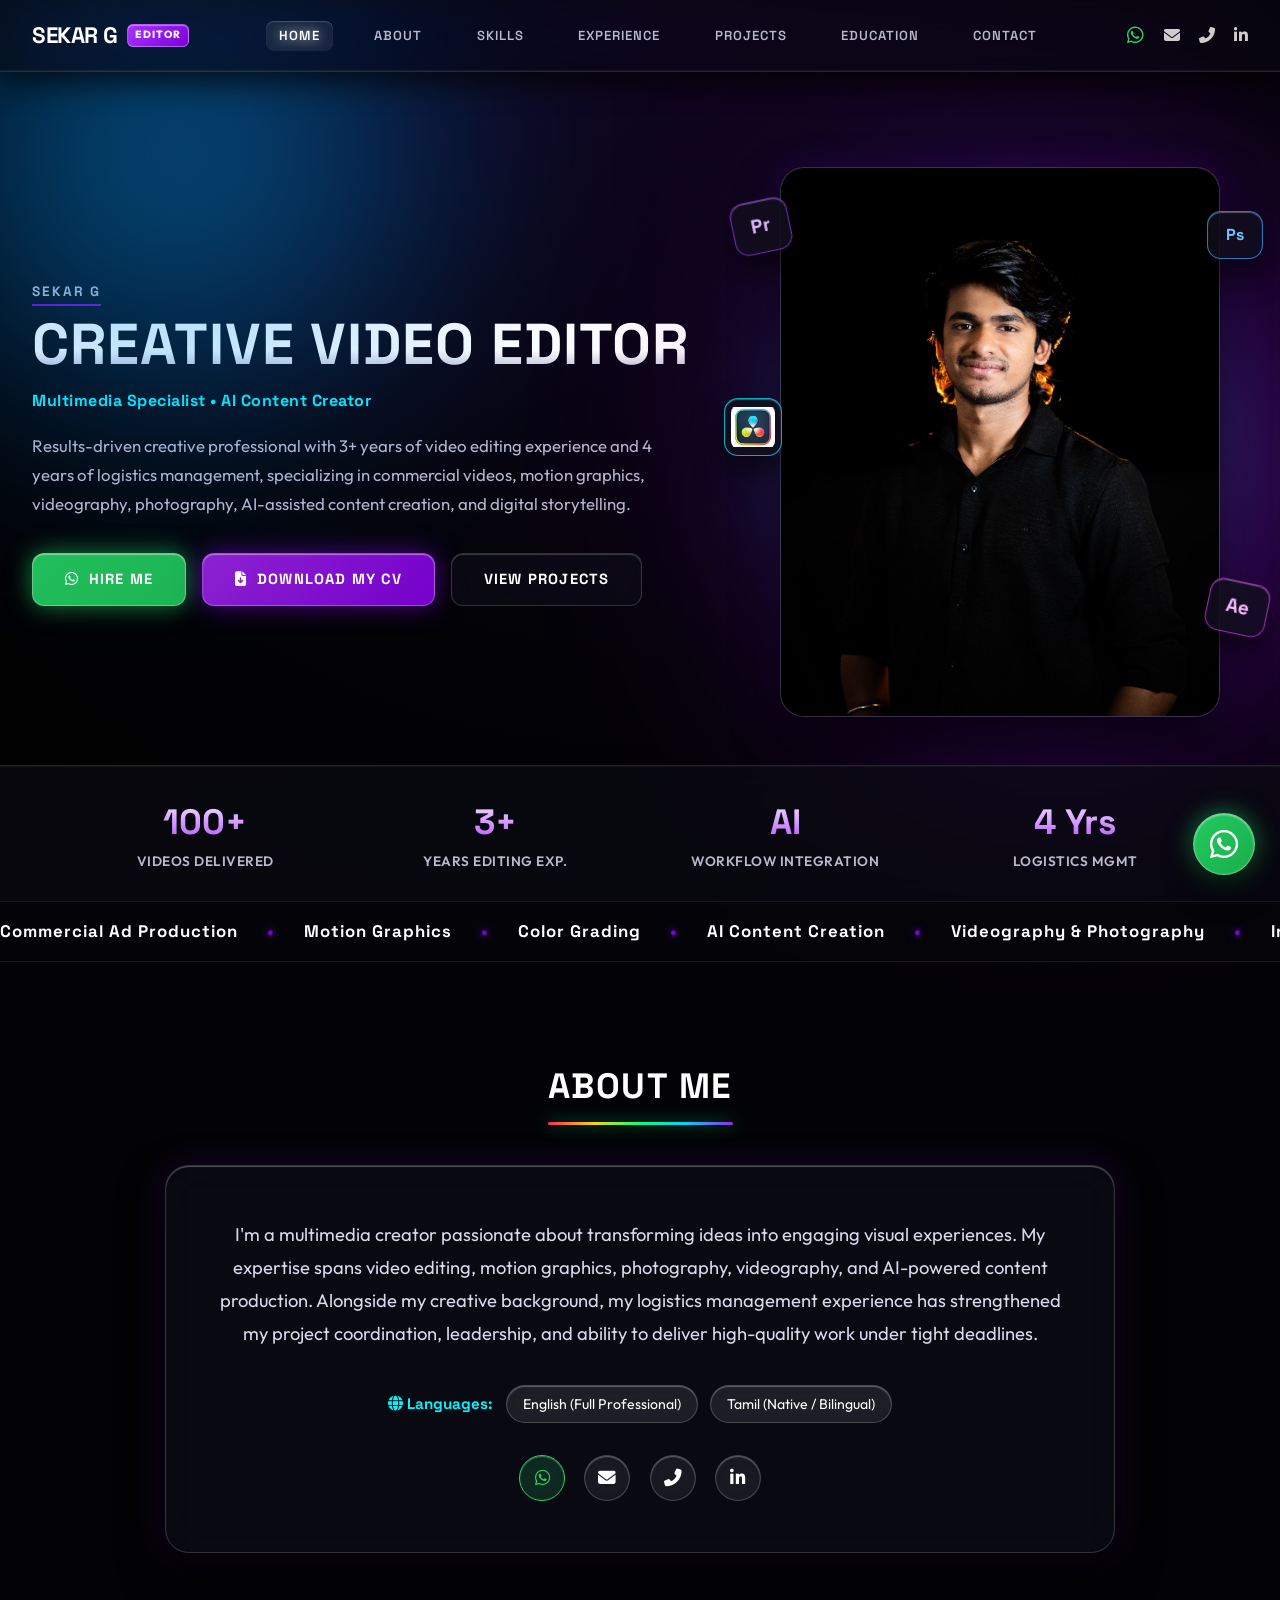
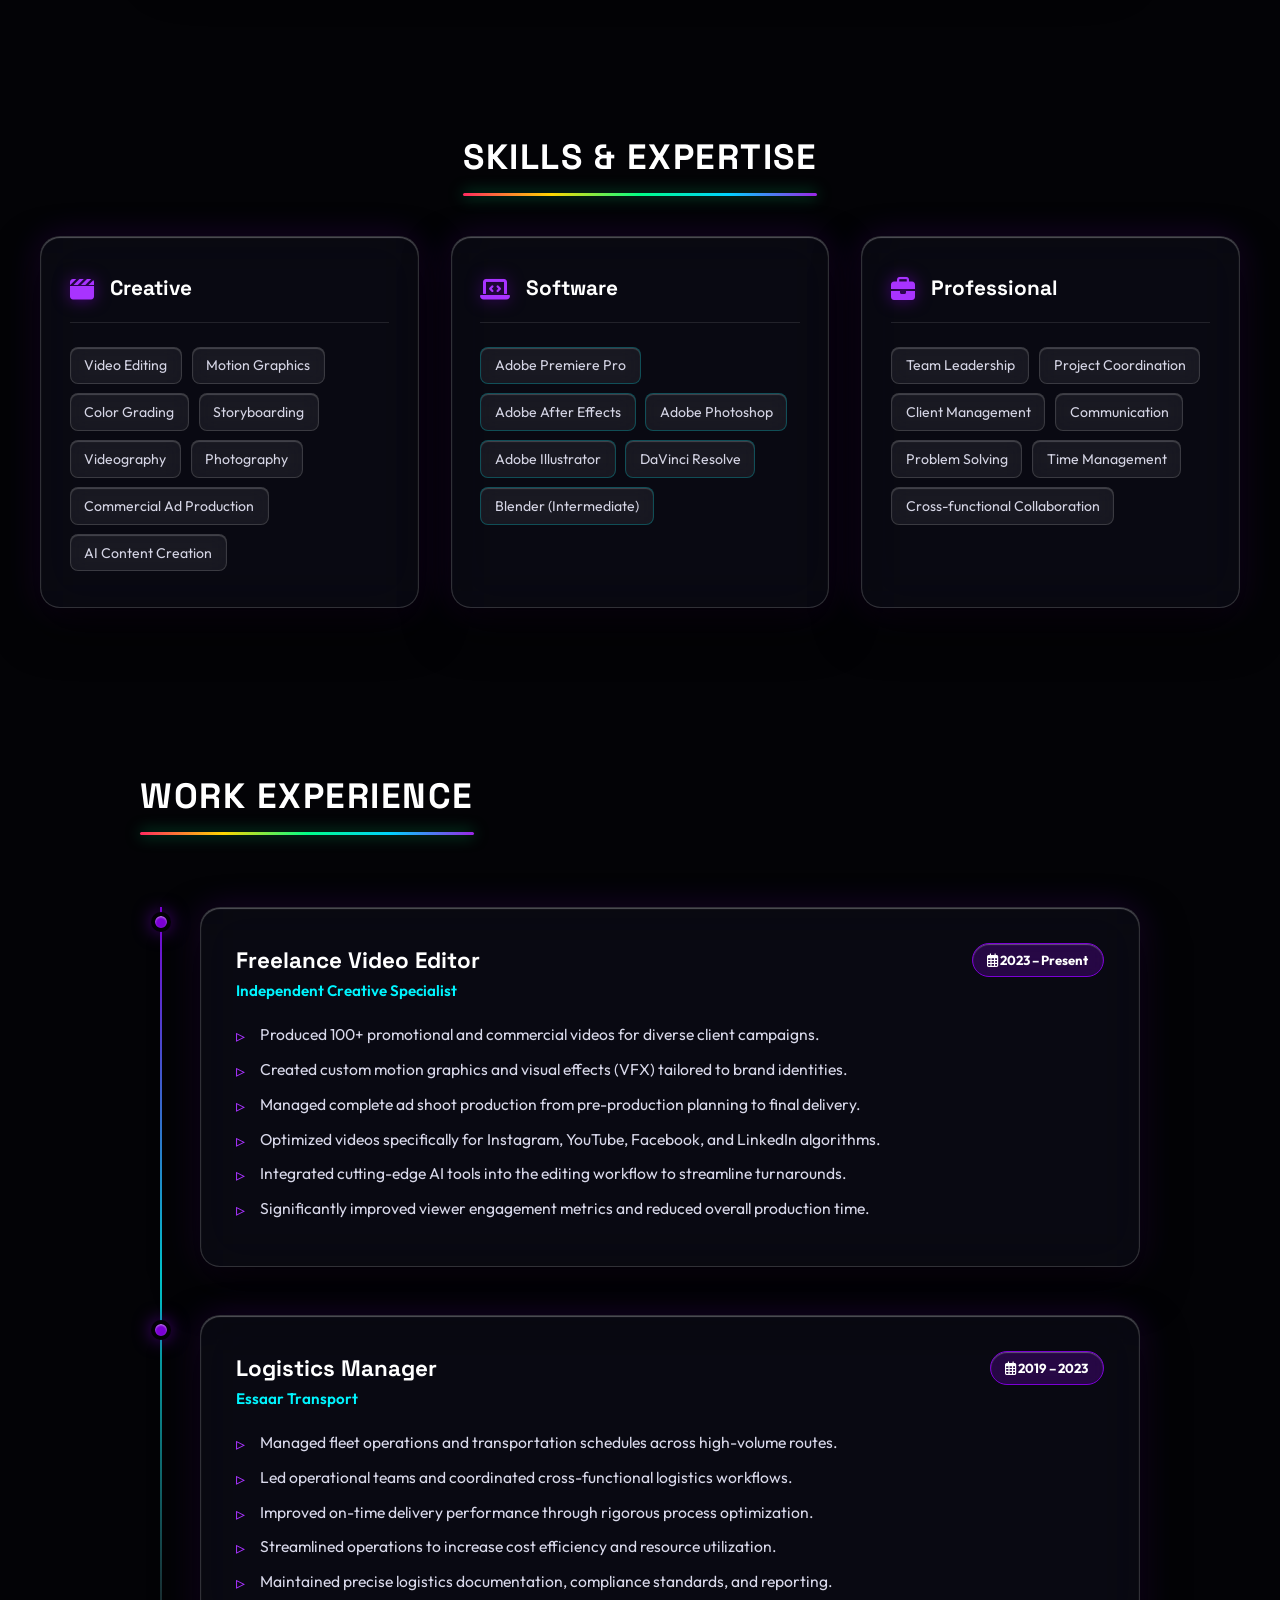
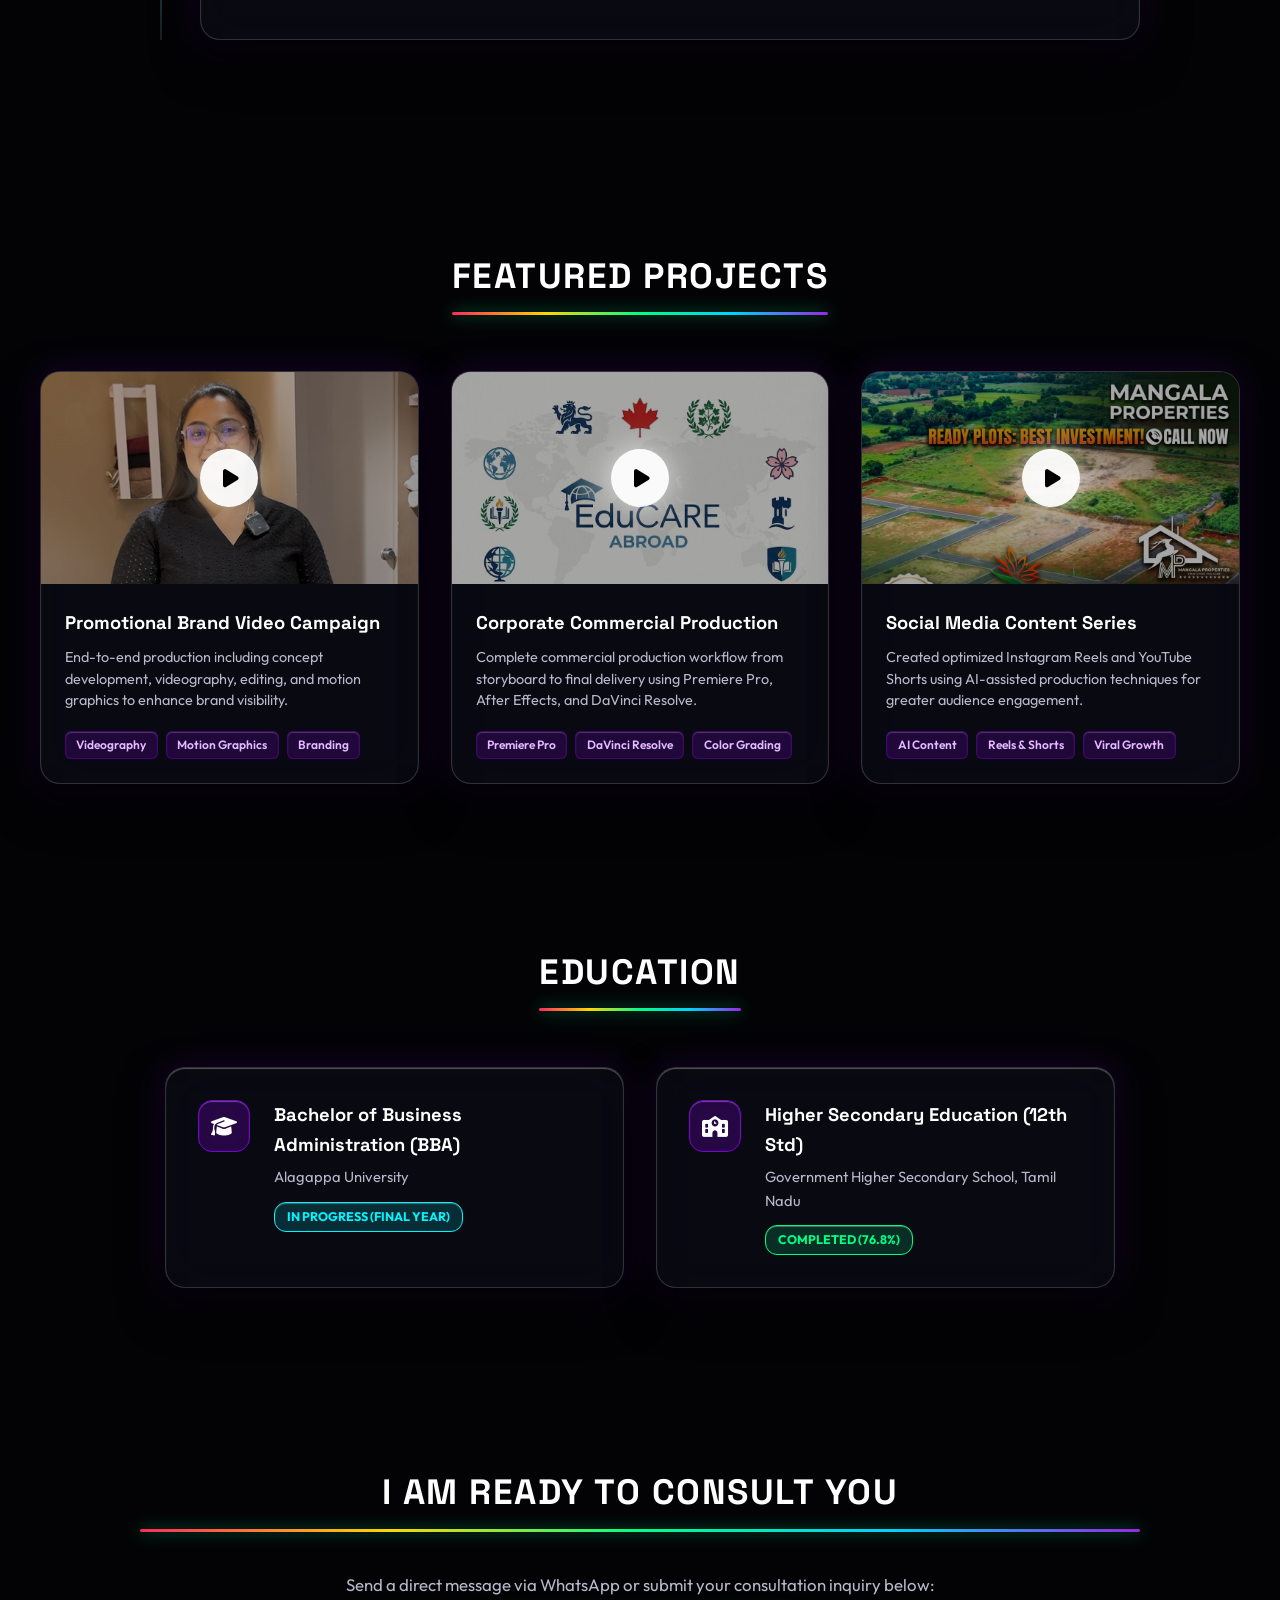
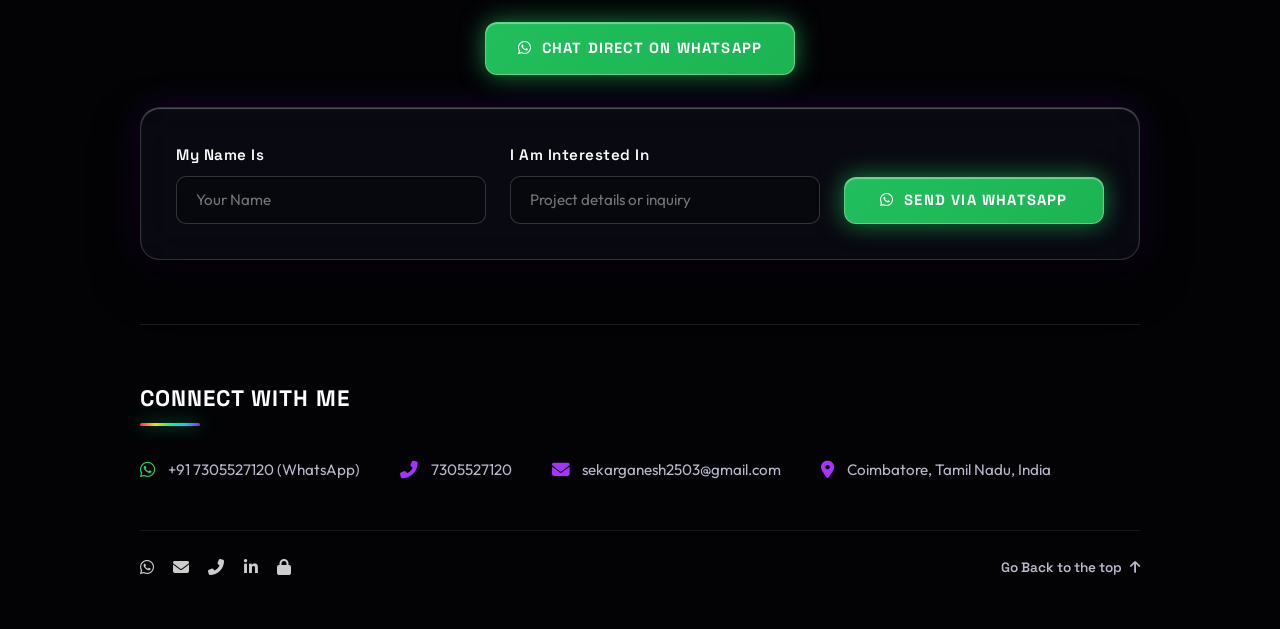
<file: index.html>
<!DOCTYPE html>
<html lang="en">
<head>
    <meta charset="UTF-8">
    <meta name="viewport" content="width=device-width, initial-scale=1.0">
    <meta name="description" content="Sekar G - Creative Video Editor, Multimedia Specialist & AI Content Creator based in Coimbatore, Tamil Nadu, India.">
    <title>Sekar G | Creative Video Editor & Multimedia Specialist</title>

    <!-- Google Fonts -->
    <link rel="preconnect" href="https://fonts.googleapis.com">
    <link rel="preconnect" href="https://fonts.gstatic.com" crossorigin>
    <link href="https://fonts.googleapis.com/css2?family=Outfit:wght@300;400;600;700;800;900&family=Space+Grotesk:wght@500;700&display=swap" rel="stylesheet">

    <!-- FontAwesome for Icons -->
    <link rel="stylesheet" href="https://cdnjs.cloudflare.com/ajax/libs/font-awesome/6.4.0/css/all.min.css">

    <!-- Custom CSS -->
    <link rel="stylesheet" href="style.css">
</head>
<body>

    <!-- Header Navigation -->
    <header class="site-header">
        <div class="header-container">
            <a href="#home" class="logo">
                <span class="logo-text">SEKAR G</span>
                <span class="logo-badge">EDITOR</span>
            </a>

            <nav class="main-nav" id="mainNav">
                <ul class="nav-list">
                    <li><a href="#home" class="nav-link active">HOME</a></li>
                    <li><a href="#about" class="nav-link">ABOUT</a></li>
                    <li><a href="#skills" class="nav-link">SKILLS</a></li>
                    <li><a href="#experience" class="nav-link">EXPERIENCE</a></li>
                    <li><a href="#portfolio" class="nav-link">PROJECTS</a></li>
                    <li><a href="#education" class="nav-link">EDUCATION</a></li>
                    <li><a href="#contact" class="nav-link">CONTACT</a></li>
                </ul>
            </nav>

            <div class="header-socials">
                <a href="https://wa.me/917305527120?text=Hi%20Sekar,%20I'm%20interested%20in%20your%20video%20editing%20services!" target="_blank" title="WhatsApp" aria-label="WhatsApp" class="header-wa"><i class="fab fa-whatsapp"></i></a>
                <a href="mailto:sekarganesh2503@gmail.com" title="Email" aria-label="Email"><i class="fas fa-envelope"></i></a>
                <a href="tel:7305527120" title="Call" aria-label="Phone"><i class="fas fa-phone-alt"></i></a>
                <a href="#" title="LinkedIn" aria-label="LinkedIn"><i class="fab fa-linkedin-in"></i></a>
            </div>

            <button class="mobile-toggle" id="mobileToggle" aria-label="Toggle navigation">
                <i class="fas fa-bars"></i>
            </button>
        </div>
    </header>

    <main>
        <!-- Hero Section -->
        <section id="home" class="hero-section">
            <div class="ambient-glow cyan"></div>
            <div class="ambient-glow purple"></div>

            <div class="hero-container">
                <div class="hero-content">
                    <span class="hero-subtitle">SEKAR G</span>
                    <h1 class="hero-title">CREATIVE<br>VIDEO EDITOR</h1>
                    <p class="hero-tags">
                        <span>Multimedia Specialist</span> • 
                        <span>AI Content Creator</span>
                    </p>
                    <p class="hero-description">
                        Results-driven creative professional with 3+ years of video editing experience and 4 years of logistics management, specializing in commercial videos, motion graphics, videography, photography, AI-assisted content creation, and digital storytelling.
                    </p>
                    <div class="hero-cta-group">
                        <a href="https://wa.me/917305527120?text=Hi%20Sekar,%20I%20want%20to%20hire%20you%20for%20a%20video%20editing%20project!" target="_blank" class="btn btn-whatsapp glow-whatsapp"><i class="fab fa-whatsapp"></i> HIRE ME</a>
                        <a href="Sekar_G_CV.html" target="_blank" class="btn btn-purple glow-btn"><i class="fas fa-file-download"></i> DOWNLOAD MY CV</a>
                        <a href="#portfolio" class="btn btn-outline">VIEW PROJECTS</a>
                    </div>
                </div>

                <div class="hero-image-wrapper">
                    <!-- Ambient aura glow background -->
                    <div class="hero-aura"></div>

                    <!-- Floating Software Badges -->
                    <div class="floating-badge badge-pr">
                        <span>Pr</span>
                    </div>
                    <div class="floating-badge badge-ae">
                        <span>Ae</span>
                    </div>
                    <div class="floating-badge badge-dv">
                        <img src="images/davinci_logo.png" alt="DaVinci Resolve" class="badge-icon-img">
                    </div>
                    <div class="floating-badge badge-ps">
                        <span>Ps</span>
                    </div>

                    <div class="image-frame">
                        <img src="images/sekar_hero.jpg" alt="Sekar G - Creative Video Editor" class="hero-img">
                    </div>
                </div>
            </div>

            <!-- Highlights Stats Bar -->
            <div class="stats-bar">
                <div class="stats-container">
                    <div class="stat-box">
                        <span class="stat-num">100+</span>
                        <span class="stat-label">Videos Delivered</span>
                    </div>
                    <div class="stat-box">
                        <span class="stat-num">3+</span>
                        <span class="stat-label">Years Editing Exp.</span>
                    </div>
                    <div class="stat-box">
                        <span class="stat-num">AI</span>
                        <span class="stat-label">Workflow Integration</span>
                    </div>
                    <div class="stat-box">
                        <span class="stat-num">4 Yrs</span>
                        <span class="stat-label">Logistics Mgmt</span>
                    </div>
                </div>
            </div>

            <!-- Ticker Banner Bar -->
            <div class="services-ticker">
                <div class="ticker-track">
                    <span>Commercial Ad Production</span> <span class="dot">•</span>
                    <span>Motion Graphics</span> <span class="dot">•</span>
                    <span>Color Grading</span> <span class="dot">•</span>
                    <span>AI Content Creation</span> <span class="dot">•</span>
                    <span>Videography & Photography</span> <span class="dot">•</span>
                    <span>Instagram Reels & Shorts</span> <span class="dot">•</span>
                    <span>Commercial Ad Production</span> <span class="dot">•</span>
                    <span>Motion Graphics</span> <span class="dot">•</span>
                    <span>Color Grading</span> <span class="dot">•</span>
                    <span>AI Content Creation</span> <span class="dot">•</span>
                    <span>Videography & Photography</span> <span class="dot">•</span>
                    <span>Instagram Reels & Shorts</span> <span class="dot">•</span>
                </div>
            </div>
        </section>

        <!-- About Me Section -->
        <section id="about" class="about-section">
            <div class="section-container">
                <h2 class="section-title">
                    ABOUT ME
                    <span class="rainbow-line"></span>
                </h2>

                <div class="about-content">
                    <p class="about-text">
                        I'm a multimedia creator passionate about transforming ideas into engaging visual experiences. My expertise spans video editing, motion graphics, photography, videography, and AI-powered content production. Alongside my creative background, my logistics management experience has strengthened my project coordination, leadership, and ability to deliver high-quality work under tight deadlines.
                    </p>

                    <div class="languages-box">
                        <span class="lang-title"><i class="fas fa-globe"></i> Languages:</span>
                        <span class="lang-pill">Tamil (Native)</span>
                        <span class="lang-pill">English (Professional Working Proficiency)</span>
                    </div>

                    <div class="social-links-pills">
                        <a href="https://wa.me/917305527120?text=Hi%20Sekar,%20I'm%20interested%20in%20working%20with%20you!" target="_blank" class="social-pill whatsapp-pill" title="WhatsApp" aria-label="WhatsApp"><i class="fab fa-whatsapp"></i></a>
                        <a href="mailto:sekarganesh2503@gmail.com" class="social-pill" title="Email" aria-label="Email"><i class="fas fa-envelope"></i></a>
                        <a href="tel:7305527120" class="social-pill" title="Phone" aria-label="Phone"><i class="fas fa-phone-alt"></i></a>
                        <a href="#" class="social-pill" title="LinkedIn" aria-label="LinkedIn"><i class="fab fa-linkedin-in"></i></a>
                    </div>
                </div>
            </div>
        </section>

        <!-- Skills Section -->
        <section id="skills" class="skills-section">
            <div class="section-container">
                <h2 class="section-title">
                    SKILLS & EXPERTISE
                    <span class="rainbow-line"></span>
                </h2>

                <div class="skills-grid">
                    <!-- Creative Skills -->
                    <div class="skill-card">
                        <div class="skill-card-header">
                            <i class="fas fa-clapperboard skill-icon"></i>
                            <h3>Creative</h3>
                        </div>
                        <ul class="skill-tags">
                            <li>Video Editing</li>
                            <li>Motion Graphics</li>
                            <li>Color Grading</li>
                            <li>Storyboarding</li>
                            <li>Videography</li>
                            <li>Photography</li>
                            <li>Commercial Ad Production</li>
                            <li>AI Content Creation</li>
                        </ul>
                    </div>

                    <!-- Software Tools -->
                    <div class="skill-card">
                        <div class="skill-card-header">
                            <i class="fas fa-laptop-code skill-icon"></i>
                            <h3>Software</h3>
                        </div>
                        <ul class="skill-tags software-tags">
                            <li>Adobe Premiere Pro</li>
                            <li>Adobe After Effects</li>
                            <li>Adobe Photoshop</li>
                            <li>Adobe Illustrator</li>
                            <li>DaVinci Resolve</li>
                            <li>Blender (Intermediate)</li>
                        </ul>
                    </div>

                    <!-- Professional Skills -->
                    <div class="skill-card">
                        <div class="skill-card-header">
                            <i class="fas fa-briefcase skill-icon"></i>
                            <h3>Professional</h3>
                        </div>
                        <ul class="skill-tags">
                            <li>Team Leadership</li>
                            <li>Project Coordination</li>
                            <li>Client Management</li>
                            <li>Communication</li>
                            <li>Problem Solving</li>
                            <li>Time Management</li>
                            <li>Cross-functional Collaboration</li>
                        </ul>
                    </div>
                </div>
            </div>
        </section>

        <!-- Work Experience Section -->
        <section id="experience" class="experience-section">
            <div class="section-container">
                <h2 class="section-title">
                    WORK EXPERIENCE
                    <span class="rainbow-line"></span>
                </h2>

                <div class="timeline">
                    <!-- Experience 1 -->
                    <div class="timeline-item">
                        <div class="timeline-dot"></div>
                        <div class="timeline-content">
                            <div class="experience-header">
                                <div>
                                    <h3 class="role-title">Freelance Video Editor</h3>
                                    <span class="company-name">Independent Creative Specialist</span>
                                </div>
                                <span class="experience-date"><i class="far fa-calendar-alt"></i> 2023 – Present</span>
                            </div>
                            <ul class="experience-bullets">
                                <li>Produced 100+ promotional and commercial videos for diverse client campaigns.</li>
                                <li>Created custom motion graphics and visual effects (VFX) tailored to brand identities.</li>
                                <li>Managed complete ad shoot production from pre-production planning to final delivery.</li>
                                <li>Optimized videos specifically for Instagram, YouTube, Facebook, and LinkedIn algorithms.</li>
                                <li>Integrated cutting-edge AI tools into the editing workflow to streamline turnarounds.</li>
                                <li>Significantly improved viewer engagement metrics and reduced overall production time.</li>
                            </ul>
                        </div>
                    </div>

                    <!-- Experience 2 -->
                    <div class="timeline-item">
                        <div class="timeline-dot"></div>
                        <div class="timeline-content">
                            <div class="experience-header">
                                <div>
                                    <h3 class="role-title">Logistics Manager</h3>
                                    <span class="company-name">Essaar Transport</span>
                                </div>
                                <span class="experience-date"><i class="far fa-calendar-alt"></i> 2019 – 2023</span>
                            </div>
                            <ul class="experience-bullets">
                                <li>Managed fleet operations and transportation schedules across high-volume routes.</li>
                                <li>Led operational teams and coordinated cross-functional logistics workflows.</li>
                                <li>Improved on-time delivery performance through rigorous process optimization.</li>
                                <li>Streamlined operations to increase cost efficiency and resource utilization.</li>
                                <li>Maintained precise logistics documentation, compliance standards, and reporting.</li>
                            </ul>
                        </div>
                    </div>
                </div>
            </div>
        </section>

        <!-- Featured Projects / Portfolio Section -->
        <section id="portfolio" class="portfolio-section">
            <div class="section-container">
                <h2 class="section-title">
                    FEATURED PROJECTS
                    <span class="rainbow-line"></span>
                </h2>

                <div class="portfolio-grid">
                    <!-- Project Item 1 -->
                    <div class="portfolio-card" data-video="https://www.image2url.com/r2/default/videos/1784548788723-7c016908-e513-4f89-ad75-44e4d64e6591.mp4" data-title="Promotional Brand Video Campaign">
                        <div class="card-thumbnail">
                            <img src="images/cash_cow.jpg" alt="Promotional Brand Video Campaign">
                            <div class="play-overlay">
                                <div class="play-btn">
                                    <i class="fas fa-play"></i>
                                </div>
                            </div>
                        </div>
                        <div class="card-body">
                            <h3 class="card-title">Promotional Brand Video Campaign</h3>
                            <p class="card-desc">End-to-end production including concept development, videography, editing, and motion graphics to enhance brand visibility.</p>
                            <div class="project-tags">
                                <span>Videography</span>
                                <span>Motion Graphics</span>
                                <span>Branding</span>
                            </div>
                        </div>
                    </div>

                    <!-- Project Item 2 -->
                    <div class="portfolio-card" data-video="https://www.image2url.com/r2/default/videos/1784549983984-1db76c15-c28a-44c3-9d0b-99824302991d.mp4" data-title="Corporate Commercial Production">
                        <div class="card-thumbnail">
                            <img src="images/reel.jpg" alt="Corporate Commercial Production">
                            <div class="play-overlay">
                                <div class="play-btn">
                                    <i class="fas fa-play"></i>
                                </div>
                            </div>
                        </div>
                        <div class="card-body">
                            <h3 class="card-title">Corporate Commercial Production</h3>
                            <p class="card-desc">Complete commercial production workflow from storyboard to final delivery using Premiere Pro, After Effects, and DaVinci Resolve.</p>
                            <div class="project-tags">
                                <span>Premiere Pro</span>
                                <span>DaVinci Resolve</span>
                                <span>Color Grading</span>
                            </div>
                        </div>
                    </div>

                    <!-- Project Item 3 -->
                    <div class="portfolio-card" data-video="https://www.image2url.com/r2/default/videos/1784550866798-55c7b65b-470b-41af-b0f1-8b17135f11e8.mp4" data-title="Social Media Content Series">
                        <div class="card-thumbnail">
                            <img src="images/vlog.jpg" alt="Social Media Content Series">
                            <div class="play-overlay">
                                <div class="play-btn">
                                    <i class="fas fa-play"></i>
                                </div>
                            </div>
                        </div>
                        <div class="card-body">
                            <h3 class="card-title">Social Media Content Series</h3>
                            <p class="card-desc">Created optimized Instagram Reels and YouTube Shorts using AI-assisted production techniques for greater audience engagement.</p>
                            <div class="project-tags">
                                <span>AI Content</span>
                                <span>Reels & Shorts</span>
                                <span>Viral Growth</span>
                            </div>
                        </div>
                    </div>
                </div>
            </div>
        </section>

        <!-- Education Section -->
        <section id="education" class="education-section">
            <div class="section-container">
                <h2 class="section-title">
                    EDUCATION
                    <span class="rainbow-line"></span>
                </h2>

                <div class="education-grid">
                    <div class="education-card">
                        <div class="edu-icon"><i class="fas fa-graduation-cap"></i></div>
                        <div class="edu-details">
                            <h3>Bachelor of Business Administration (BBA)</h3>
                            <span class="edu-institution">Alagappa University</span>
                            <span class="edu-status badge-in-progress">In Progress</span>
                        </div>
                    </div>

                    <div class="education-card">
                        <div class="edu-icon"><i class="fas fa-school"></i></div>
                        <div class="edu-details">
                            <h3>Higher Secondary Education</h3>
                            <span class="edu-institution">Corporation Higher Secondary School, Rathinapuri, Coimbatore</span>
                            <span class="edu-status badge-completed">Completed</span>
                        </div>
                    </div>
                </div>
            </div>
        </section>

        <!-- Consultation & Contact Section -->
        <section id="contact" class="consult-section">
            <div class="section-container">
                <h2 class="section-title center-title">
                    I AM READY TO CONSULT YOU
                    <span class="rainbow-line"></span>
                </h2>

                <div class="consult-options-header">
                    <p>Send a direct message via WhatsApp or submit your consultation inquiry below:</p>
                    <a href="https://wa.me/917305527120?text=Hi%20Sekar,%20I'm%20ready%20to%20consult%20you%20about%20a%20video%20editing%20project!" target="_blank" class="btn btn-whatsapp glow-whatsapp consult-wa-btn">
                        <i class="fab fa-whatsapp"></i> Chat Direct on WhatsApp
                    </a>
                </div>

                <form class="consult-form" id="consultForm">
                    <div class="form-row">
                        <div class="form-group">
                            <label for="userName">My Name Is</label>
                            <input type="text" id="userName" name="userName" placeholder="Your Name" required>
                        </div>
                        <div class="form-group">
                            <label for="userInterest">I Am Interested In</label>
                            <input type="text" id="userInterest" name="userInterest" placeholder="Project details or inquiry" required>
                        </div>
                        <div class="form-group btn-group">
                            <button type="submit" class="btn btn-whatsapp btn-send">
                                <i class="fab fa-whatsapp"></i> SEND VIA WHATSAPP
                            </button>
                        </div>
                    </div>
                </form>

                <!-- Toast Notification -->
                <div class="form-toast" id="formToast">
                    <i class="fab fa-whatsapp"></i> Opening WhatsApp to send your message to Sekar G (+91 7305527120)...
                </div>

                <!-- Connect Footer Details -->
                <div class="connect-footer">
                    <h3 class="connect-title">
                        CONNECT WITH ME
                        <span class="rainbow-line short"></span>
                    </h3>

                    <div class="connect-items">
                        <div class="connect-item">
                            <i class="fab fa-whatsapp wa-icon"></i>
                            <a href="https://wa.me/917305527120?text=Hi%20Sekar!" target="_blank">+91 7305527120 (WhatsApp)</a>
                        </div>
                        <div class="connect-item">
                            <i class="fas fa-phone-alt"></i>
                            <a href="tel:7305527120">7305527120</a>
                        </div>
                        <div class="connect-item">
                            <i class="fas fa-envelope"></i>
                            <a href="mailto:sekarganesh2503@gmail.com">sekarganesh2503@gmail.com</a>
                        </div>
                        <div class="connect-item">
                            <i class="fas fa-map-marker-alt"></i>
                            <span>Coimbatore, Tamil Nadu, India</span>
                        </div>
                    </div>

                    <div class="footer-bottom-row">
                        <div class="footer-socials">
                            <a href="https://wa.me/917305527120" target="_blank" aria-label="WhatsApp"><i class="fab fa-whatsapp"></i></a>
                            <a href="mailto:sekarganesh2503@gmail.com" aria-label="Email"><i class="fas fa-envelope"></i></a>
                            <a href="tel:7305527120" aria-label="Phone"><i class="fas fa-phone-alt"></i></a>
                            <a href="#" aria-label="LinkedIn"><i class="fab fa-linkedin-in"></i></a>
                            <a href="admin.html" class="admin-portal-link" title="Admin Dashboard (Encrypted)"><i class="fas fa-lock"></i></a>
                        </div>

                        <a href="#home" class="back-to-top">
                            Go Back to the top <i class="fas fa-arrow-up"></i>
                        </a>
                    </div>
                </div>
            </div>
        </section>
    </main>

    <!-- Floating WhatsApp Widget Button -->
    <a href="https://wa.me/917305527120?text=Hi%20Sekar,%20I%20saw%20your%20portfolio%20and%20want%20to%20connect!" target="_blank" class="floating-wa-btn" title="Chat on WhatsApp">
        <i class="fab fa-whatsapp"></i>
        <span class="wa-tooltip">Chat with Sekar</span>
    </a>

    <!-- Video Modal Player -->
    <div class="video-modal" id="videoModal">
        <div class="video-modal-content">
            <button class="close-modal" id="closeModal" aria-label="Close modal">&times;</button>
            <h3 class="modal-video-title" id="modalVideoTitle">Project Title</h3>
            <div class="video-container">
                <video id="modalVideoPlayer" controls preload="metadata">
                    <source src="" type="video/mp4">
                    Your browser does not support the video tag.
                </video>
            </div>
        </div>
    </div>

    <!-- Custom Script -->
    <script src="main.js"></script>
</body>
</html>
</file>
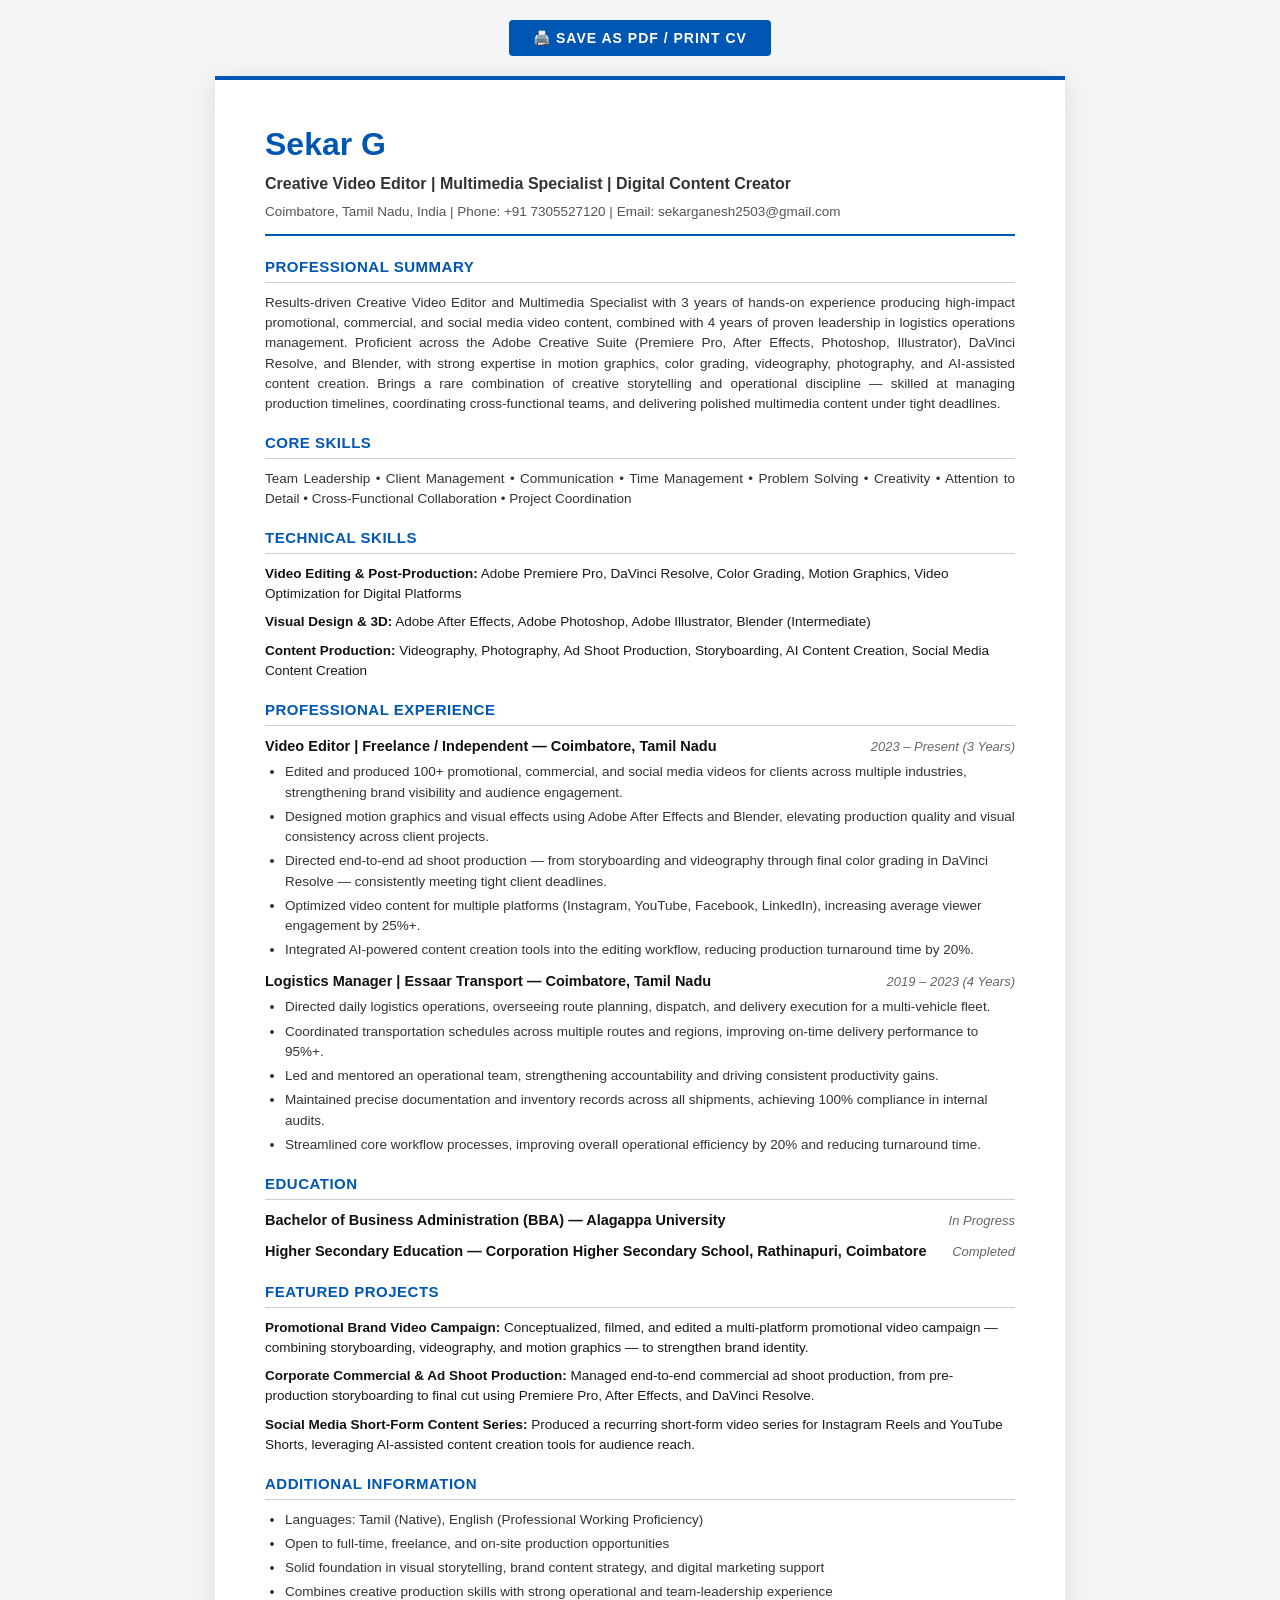
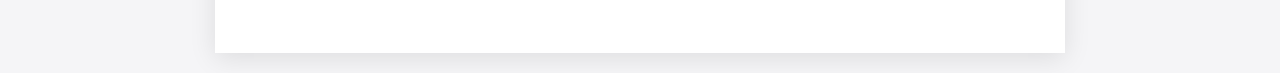
<file: Sekar_G_CV.html>
<!DOCTYPE html>
<html lang="en">
<head>
    <meta charset="UTF-8">
    <meta name="viewport" content="width=device-width, initial-scale=1.0">
    <title>Sekar G - Resume / Curriculum Vitae</title>
    <style>
        * {
            box-sizing: border-box;
            margin: 0;
            padding: 0;
        }
        body {
            font-family: 'Segoe UI', Arial, sans-serif;
            color: #1a1a1a;
            line-height: 1.5;
            background-color: #f5f5f7;
            padding: 20px;
        }
        .cv-page {
            max-width: 850px;
            margin: 0 auto;
            background: #ffffff;
            padding: 40px 50px;
            box-shadow: 0 5px 25px rgba(0,0,0,0.1);
            border-top: 4px solid #0056b3;
        }
        .header {
            border-bottom: 2px solid #0056b3;
            padding-bottom: 12px;
            margin-bottom: 20px;
        }
        .name {
            font-size: 32px;
            font-weight: 800;
            color: #0056b3;
            margin-bottom: 4px;
        }
        .tagline {
            font-size: 16px;
            font-weight: 700;
            color: #333;
            margin-bottom: 6px;
        }
        .contact-info {
            font-size: 13.5px;
            color: #555;
        }
        .contact-info a {
            color: #0056b3;
            text-decoration: none;
        }
        .section-heading {
            font-size: 15px;
            font-weight: 800;
            text-transform: uppercase;
            color: #0056b3;
            letter-spacing: 0.5px;
            border-bottom: 1px solid #ccc;
            padding-bottom: 3px;
            margin-top: 18px;
            margin-bottom: 10px;
        }
        p {
            font-size: 13.5px;
            color: #333;
            text-align: justify;
        }
        ul {
            margin-left: 20px;
            margin-top: 5px;
            margin-bottom: 10px;
        }
        li {
            font-size: 13.5px;
            color: #333;
            margin-bottom: 4px;
        }
        .job-header {
            display: flex;
            justify-content: space-between;
            align-items: baseline;
            margin-top: 10px;
            margin-bottom: 4px;
        }
        .job-title {
            font-size: 14.5px;
            font-weight: 700;
            color: #111;
        }
        .job-date {
            font-size: 13px;
            font-style: italic;
            color: #666;
        }
        .skill-group {
            margin-bottom: 8px;
            font-size: 13.5px;
        }
        .skill-group strong {
            color: #111;
        }
        .print-btn-bar {
            text-align: center;
            margin-bottom: 20px;
        }
        .print-btn {
            background: #0056b3;
            color: white;
            border: none;
            padding: 10px 24px;
            font-size: 14px;
            font-weight: 700;
            border-radius: 4px;
            cursor: pointer;
            text-transform: uppercase;
            letter-spacing: 1px;
        }
        .print-btn:hover {
            background: #004085;
        }
        @media print {
            body {
                background: white;
                padding: 0;
            }
            .cv-page {
                box-shadow: none;
                padding: 0;
            }
            .print-btn-bar {
                display: none;
            }
        }
    </style>
</head>
<body>

    <div class="print-btn-bar">
        <button class="print-btn" onclick="window.print()">🖨️ Save as PDF / Print CV</button>
    </div>

    <div class="cv-page">
        <!-- Header -->
        <div class="header">
            <h1 class="name">Sekar G</h1>
            <div class="tagline">Creative Video Editor | Multimedia Specialist | Digital Content Creator</div>
            <div class="contact-info">
                Coimbatore, Tamil Nadu, India | Phone: +91 7305527120 | Email: sekarganesh2503@gmail.com
            </div>
        </div>

        <!-- Professional Summary -->
        <div class="section-heading">PROFESSIONAL SUMMARY</div>
        <p>
            Results-driven Creative Video Editor and Multimedia Specialist with 3 years of hands-on experience producing high-impact promotional, commercial, and social media video content, combined with 4 years of proven leadership in logistics operations management. Proficient across the Adobe Creative Suite (Premiere Pro, After Effects, Photoshop, Illustrator), DaVinci Resolve, and Blender, with strong expertise in motion graphics, color grading, videography, photography, and AI-assisted content creation. Brings a rare combination of creative storytelling and operational discipline — skilled at managing production timelines, coordinating cross-functional teams, and delivering polished multimedia content under tight deadlines.
        </p>

        <!-- Core Skills -->
        <div class="section-heading">CORE SKILLS</div>
        <p>
            Team Leadership • Client Management • Communication • Time Management • Problem Solving • Creativity • Attention to Detail • Cross-Functional Collaboration • Project Coordination
        </p>

        <!-- Technical Skills -->
        <div class="section-heading">TECHNICAL SKILLS</div>
        <div class="skill-group">
            <strong>Video Editing & Post-Production:</strong> Adobe Premiere Pro, DaVinci Resolve, Color Grading, Motion Graphics, Video Optimization for Digital Platforms
        </div>
        <div class="skill-group">
            <strong>Visual Design & 3D:</strong> Adobe After Effects, Adobe Photoshop, Adobe Illustrator, Blender (Intermediate)
        </div>
        <div class="skill-group">
            <strong>Content Production:</strong> Videography, Photography, Ad Shoot Production, Storyboarding, AI Content Creation, Social Media Content Creation
        </div>

        <!-- Professional Experience -->
        <div class="section-heading">PROFESSIONAL EXPERIENCE</div>
        
        <div class="job-header">
            <div class="job-title">Video Editor | Freelance / Independent — Coimbatore, Tamil Nadu</div>
            <div class="job-date">2023 – Present (3 Years)</div>
        </div>
        <ul>
            <li>Edited and produced 100+ promotional, commercial, and social media videos for clients across multiple industries, strengthening brand visibility and audience engagement.</li>
            <li>Designed motion graphics and visual effects using Adobe After Effects and Blender, elevating production quality and visual consistency across client projects.</li>
            <li>Directed end-to-end ad shoot production — from storyboarding and videography through final color grading in DaVinci Resolve — consistently meeting tight client deadlines.</li>
            <li>Optimized video content for multiple platforms (Instagram, YouTube, Facebook, LinkedIn), increasing average viewer engagement by 25%+.</li>
            <li>Integrated AI-powered content creation tools into the editing workflow, reducing production turnaround time by 20%.</li>
        </ul>

        <div class="job-header">
            <div class="job-title">Logistics Manager | Essaar Transport — Coimbatore, Tamil Nadu</div>
            <div class="job-date">2019 – 2023 (4 Years)</div>
        </div>
        <ul>
            <li>Directed daily logistics operations, overseeing route planning, dispatch, and delivery execution for a multi-vehicle fleet.</li>
            <li>Coordinated transportation schedules across multiple routes and regions, improving on-time delivery performance to 95%+.</li>
            <li>Led and mentored an operational team, strengthening accountability and driving consistent productivity gains.</li>
            <li>Maintained precise documentation and inventory records across all shipments, achieving 100% compliance in internal audits.</li>
            <li>Streamlined core workflow processes, improving overall operational efficiency by 20% and reducing turnaround time.</li>
        </ul>

        <!-- Education -->
        <div class="section-heading">EDUCATION</div>
        <div class="job-header">
            <div class="job-title">Bachelor of Business Administration (BBA) — Alagappa University</div>
            <div class="job-date">In Progress</div>
        </div>
        <div class="job-header">
            <div class="job-title">Higher Secondary Education — Corporation Higher Secondary School, Rathinapuri, Coimbatore</div>
            <div class="job-date">Completed</div>
        </div>

        <!-- Projects -->
        <div class="section-heading">FEATURED PROJECTS</div>
        <div class="skill-group">
            <strong>Promotional Brand Video Campaign:</strong> Conceptualized, filmed, and edited a multi-platform promotional video campaign — combining storyboarding, videography, and motion graphics — to strengthen brand identity.
        </div>
        <div class="skill-group">
            <strong>Corporate Commercial & Ad Shoot Production:</strong> Managed end-to-end commercial ad shoot production, from pre-production storyboarding to final cut using Premiere Pro, After Effects, and DaVinci Resolve.
        </div>
        <div class="skill-group">
            <strong>Social Media Short-Form Content Series:</strong> Produced a recurring short-form video series for Instagram Reels and YouTube Shorts, leveraging AI-assisted content creation tools for audience reach.
        </div>

        <!-- Additional Information -->
        <div class="section-heading">ADDITIONAL INFORMATION</div>
        <ul>
            <li>Languages: Tamil (Native), English (Professional Working Proficiency)</li>
            <li>Open to full-time, freelance, and on-site production opportunities</li>
            <li>Solid foundation in visual storytelling, brand content strategy, and digital marketing support</li>
            <li>Combines creative production skills with strong operational and team-leadership experience</li>
        </ul>
    </div>

</body>
</html>
</file>
<file: style.css>
/* ==========================================================================
   SEKAR G - LIQUID GLASS UI PORTFOLIO DESIGN SYSTEM
   ========================================================================== */

:root {
    --bg-dark: #030306;
    --bg-card: rgba(14, 14, 22, 0.65);
    --bg-card-purple: #7000c4;
    --purple-primary: #7C00D6;
    --purple-light: #A833FF;
    --purple-glow: rgba(124, 0, 214, 0.6);
    --whatsapp-green: #25D366;
    --whatsapp-hover: #1EBE57;
    --whatsapp-glow: rgba(37, 211, 102, 0.6);
    --cyan-accent: #00F5FF;
    --text-white: #ffffff;
    --text-muted: #b8b8cc;
    --rainbow-gradient: linear-gradient(90deg, #ff2a5f 0%, #ffd700 25%, #00ff87 50%, #00d2ff 75%, #9b26e6 100%);
    --font-main: 'Outfit', sans-serif;
    --font-heading: 'Space Grotesk', 'Outfit', sans-serif;
    --transition-fast: 0.25s ease;
    --transition-normal: 0.4s cubic-bezier(0.16, 1, 0.3, 1);

    /* Liquid Glass UI Tokens */
    --liquid-bg: rgba(16, 16, 26, 0.55);
    --liquid-border: rgba(255, 255, 255, 0.16);
    --liquid-border-hover: rgba(255, 255, 255, 0.35);
    --liquid-shadow: inset 0 1px 1px 0 rgba(255, 255, 255, 0.3), 0 20px 45px rgba(0, 0, 0, 0.8), 0 0 35px rgba(124, 0, 214, 0.2);
    --liquid-shadow-hover: inset 0 1px 2px 0 rgba(255, 255, 255, 0.5), 0 25px 60px rgba(0, 0, 0, 0.9), 0 0 45px rgba(124, 0, 214, 0.5);
    --liquid-blur: blur(25px) saturate(200%);
}

/* Base & Reset */
* {
    margin: 0;
    padding: 0;
    box-sizing: border-box;
}

html {
    scroll-behavior: smooth;
    font-size: 16px;
    background-color: var(--bg-dark);
    color: var(--text-white);
    font-family: var(--font-main);
    overflow-x: hidden;
}

body {
    background: radial-gradient(circle at 50% 0%, #100520 0%, #030306 60%, #000000 100%);
    background-attachment: fixed;
    line-height: 1.6;
    overflow-x: hidden;
    position: relative;
}

a {
    color: inherit;
    text-decoration: none;
}

ul {
    list-style: none;
}

img {
    max-width: 100%;
    height: auto;
    display: block;
}

/* ==========================================================================
   LIQUID ORB ANIMATED BACKGROUNDS
   ========================================================================== */
.ambient-glow {
    position: absolute;
    border-radius: 40% 60% 70% 30% / 40% 50% 60% 70%;
    filter: blur(130px);
    pointer-events: none;
    z-index: 0;
    opacity: 0.45;
    animation: liquidMorph 12s infinite alternate ease-in-out;
}

.ambient-glow.cyan {
    top: -120px;
    left: -100px;
    width: 550px;
    height: 550px;
    background: radial-gradient(circle, #00f2fe 0%, #0072ff 50%, transparent 75%);
}

.ambient-glow.purple {
    top: 150px;
    right: -120px;
    width: 650px;
    height: 650px;
    background: radial-gradient(circle, #9B26E6 0%, #7C00D6 50%, transparent 75%);
    animation-delay: -5s;
}

@keyframes liquidMorph {
    0% {
        border-radius: 40% 60% 70% 30% / 40% 50% 60% 70%;
        transform: rotate(0deg) scale(1);
    }
    50% {
        border-radius: 60% 40% 30% 70% / 50% 60% 30% 60%;
        transform: rotate(180deg) scale(1.1);
    }
    100% {
        border-radius: 30% 70% 50% 50% / 60% 30% 70% 40%;
        transform: rotate(360deg) scale(0.95);
    }
}

/* Rainbow Section Title Line */
.section-title {
    font-family: var(--font-heading);
    font-size: 2.2rem;
    font-weight: 800;
    letter-spacing: 1.5px;
    text-transform: uppercase;
    text-align: center;
    position: relative;
    display: inline-block;
    margin-bottom: 2.5rem;
}

.section-title.center-title {
    display: block;
}

.rainbow-line {
    display: block;
    height: 3px;
    width: 100%;
    margin-top: 8px;
    background: var(--rainbow-gradient);
    border-radius: 2px;
    box-shadow: 0 0 15px rgba(0, 255, 137, 0.6);
}

.rainbow-line.short {
    width: 60px;
    margin-top: 6px;
}

/* ==========================================================================
   LIQUID GLASS BUTTONS
   ========================================================================== */
.btn {
    position: relative;
    display: inline-flex;
    align-items: center;
    justify-content: center;
    gap: 0.6rem;
    padding: 0.85rem 2rem;
    font-family: var(--font-heading);
    font-weight: 700;
    font-size: 0.92rem;
    letter-spacing: 1.2px;
    text-transform: uppercase;
    border-radius: 12px;
    cursor: pointer;
    transition: var(--transition-normal);
    border: none;
    outline: none;
    overflow: hidden;
    z-index: 1;
}

/* Liquid Specular Shine Overlay */
.btn::after {
    content: '';
    position: absolute;
    top: 0;
    left: -100%;
    width: 60%;
    height: 100%;
    background: linear-gradient(90deg, transparent, rgba(255, 255, 255, 0.4), transparent);
    transform: skewX(-20deg);
    transition: left 0.6s ease;
    z-index: 2;
}

.btn:hover::after {
    left: 140%;
}

.btn-purple {
    background: linear-gradient(135deg, rgba(155, 38, 230, 0.9) 0%, rgba(124, 0, 214, 0.95) 100%);
    color: var(--text-white);
    border: 1px solid rgba(255, 255, 255, 0.25);
    box-shadow: inset 0 1px 1px rgba(255, 255, 255, 0.4), 0 0 25px var(--purple-glow);
}

.btn-purple:hover {
    background: linear-gradient(135deg, rgba(168, 51, 255, 1) 0%, rgba(140, 0, 240, 1) 100%);
    transform: translateY(-3px);
    box-shadow: inset 0 1px 2px rgba(255, 255, 255, 0.6), 0 0 35px rgba(168, 51, 255, 0.9);
}

.btn-whatsapp {
    background: linear-gradient(135deg, rgba(37, 211, 102, 0.9) 0%, rgba(30, 190, 87, 0.95) 100%);
    color: #ffffff;
    border: 1px solid rgba(255, 255, 255, 0.3);
    box-shadow: inset 0 1px 1px rgba(255, 255, 255, 0.4), 0 0 25px var(--whatsapp-glow);
}

.btn-whatsapp:hover {
    background: linear-gradient(135deg, rgba(45, 230, 115, 1) 0%, rgba(32, 205, 95, 1) 100%);
    transform: translateY(-3px);
    box-shadow: inset 0 1px 2px rgba(255, 255, 255, 0.6), 0 0 35px rgba(37, 211, 102, 0.9);
    color: #ffffff;
}

.glow-whatsapp {
    animation: pulseWhatsapp 2.5s infinite;
}

@keyframes pulseWhatsapp {
    0% { box-shadow: inset 0 1px 1px rgba(255, 255, 255, 0.4), 0 0 0 0 rgba(37, 211, 102, 0.7); }
    70% { box-shadow: inset 0 1px 1px rgba(255, 255, 255, 0.4), 0 0 0 18px rgba(37, 211, 102, 0); }
    100% { box-shadow: inset 0 1px 1px rgba(255, 255, 255, 0.4), 0 0 0 0 rgba(37, 211, 102, 0); }
}

.btn-outline {
    background: var(--liquid-bg);
    backdrop-filter: var(--liquid-blur);
    border: 1px solid var(--liquid-border);
    color: var(--text-white);
    box-shadow: inset 0 1px 1px rgba(255, 255, 255, 0.2);
}

.btn-outline:hover {
    border-color: var(--liquid-border-hover);
    background: rgba(255, 255, 255, 0.12);
    transform: translateY(-3px);
    box-shadow: inset 0 1px 2px rgba(255, 255, 255, 0.4), 0 10px 25px rgba(0, 0, 0, 0.5);
}

/* Floating WhatsApp Widget */
.floating-wa-btn {
    position: fixed;
    bottom: 25px;
    right: 25px;
    width: 62px;
    height: 62px;
    border-radius: 50%;
    background: linear-gradient(135deg, rgba(37, 211, 102, 0.95) 0%, rgba(25, 175, 75, 1) 100%);
    color: #ffffff;
    display: flex;
    align-items: center;
    justify-content: center;
    font-size: 2rem;
    box-shadow: inset 0 1px 2px rgba(255, 255, 255, 0.5), 0 15px 30px rgba(0, 0, 0, 0.6), 0 0 25px var(--whatsapp-glow);
    z-index: 1500;
    transition: var(--transition-normal);
    border: 1px solid rgba(255, 255, 255, 0.3);
}

.floating-wa-btn:hover {
    transform: scale(1.14);
    box-shadow: inset 0 1px 2px rgba(255, 255, 255, 0.7), 0 20px 40px rgba(0, 0, 0, 0.8), 0 0 35px var(--whatsapp-glow);
    color: #ffffff;
}

.wa-tooltip {
    position: absolute;
    right: 72px;
    background: rgba(12, 12, 20, 0.88);
    backdrop-filter: blur(15px);
    color: #fff;
    padding: 0.4rem 0.9rem;
    border-radius: 8px;
    font-size: 0.82rem;
    font-weight: 600;
    white-space: nowrap;
    opacity: 0;
    pointer-events: none;
    transition: var(--transition-fast);
    border: 1px solid rgba(37, 211, 102, 0.5);
    box-shadow: inset 0 1px 1px rgba(255,255,255,0.2), 0 10px 20px rgba(0,0,0,0.5);
}

.floating-wa-btn:hover .wa-tooltip {
    opacity: 1;
}

/* ==========================================================================
   HEADER & NAV - LIQUID FROSTED GLASS
   ========================================================================== */
.site-header {
    position: fixed;
    top: 0;
    left: 0;
    width: 100%;
    z-index: 1000;
    background: rgba(8, 8, 14, 0.65);
    backdrop-filter: blur(25px) saturate(200%);
    border-bottom: 1px solid rgba(255, 255, 255, 0.12);
    box-shadow: inset 0 -1px 0 0 rgba(255, 255, 255, 0.05), 0 10px 30px rgba(0, 0, 0, 0.7);
    padding: 1.1rem 0;
    transition: var(--transition-fast);
}

.header-container {
    max-width: 1280px;
    margin: 0 auto;
    padding: 0 2rem;
    display: flex;
    align-items: center;
    justify-content: space-between;
}

.logo {
    display: flex;
    align-items: center;
    gap: 0.6rem;
}

.logo-text {
    font-family: var(--font-heading);
    font-size: 1.4rem;
    font-weight: 800;
    letter-spacing: -0.5px;
    color: var(--text-white);
}

.logo-badge {
    background: linear-gradient(135deg, var(--purple-light), var(--purple-primary));
    color: #fff;
    font-size: 0.65rem;
    font-weight: 800;
    padding: 2px 7px;
    border-radius: 6px;
    letter-spacing: 1px;
    border: 1px solid rgba(255, 255, 255, 0.3);
    box-shadow: inset 0 1px 1px rgba(255, 255, 255, 0.4);
}

.nav-list {
    display: flex;
    align-items: center;
    gap: 1.8rem;
}

.nav-link {
    font-family: var(--font-heading);
    font-size: 0.82rem;
    font-weight: 600;
    letter-spacing: 1px;
    color: var(--text-muted);
    transition: var(--transition-fast);
    padding: 0.4rem 0.8rem;
    border-radius: 8px;
}

.nav-link:hover,
.nav-link.active {
    color: var(--text-white);
    background: rgba(255, 255, 255, 0.08);
    backdrop-filter: blur(10px);
    box-shadow: inset 0 1px 1px rgba(255, 255, 255, 0.2);
    text-shadow: 0 0 12px rgba(255, 255, 255, 0.8);
}

.header-socials {
    display: flex;
    align-items: center;
    gap: 1.2rem;
}

.header-socials a {
    color: var(--text-white);
    font-size: 1rem;
    transition: var(--transition-fast);
    opacity: 0.8;
}

.header-socials a.header-wa {
    color: var(--whatsapp-green);
    opacity: 1;
    font-size: 1.2rem;
}

.header-socials a:hover {
    opacity: 1;
    color: var(--purple-light);
    transform: scale(1.15);
}

.header-socials a.header-wa:hover {
    color: var(--whatsapp-hover);
}

.mobile-toggle {
    display: none;
    background: none;
    border: none;
    color: var(--text-white);
    font-size: 1.5rem;
    cursor: pointer;
}

/* ==========================================================================
   HERO SECTION
   ========================================================================== */
.hero-section {
    position: relative;
    padding-top: 135px;
    padding-bottom: 0;
    min-height: 90vh;
    display: flex;
    flex-direction: column;
    justify-content: space-between;
}

.hero-container {
    max-width: 1280px;
    margin: 0 auto;
    padding: 2rem 2rem 3rem 2rem;
    display: grid;
    grid-template-columns: 1.15fr 0.85fr;
    align-items: center;
    gap: 3rem;
    width: 100%;
}

.hero-subtitle {
    display: inline-block;
    font-family: var(--font-heading);
    font-size: 0.85rem;
    font-weight: 700;
    letter-spacing: 2px;
    color: var(--text-muted);
    margin-bottom: 0.5rem;
    border-bottom: 2px solid var(--purple-primary);
    padding-bottom: 2px;
}

.hero-title {
    font-family: var(--font-heading);
    font-size: 3.6rem;
    font-weight: 900;
    line-height: 1.05;
    letter-spacing: 1px;
    margin-bottom: 0.8rem;
    text-transform: uppercase;
    background: linear-gradient(180deg, #FFFFFF 60%, #B0B0C8 100%);
    -webkit-background-clip: text;
    -webkit-text-fill-color: transparent;
}

.hero-tags {
    font-family: var(--font-heading);
    font-size: 1rem;
    font-weight: 700;
    color: var(--cyan-accent);
    margin-bottom: 1.2rem;
    letter-spacing: 0.5px;
}

.hero-description {
    font-size: 1.05rem;
    color: var(--text-muted);
    margin-bottom: 2.2rem;
    font-weight: 400;
    line-height: 1.7;
    max-width: 640px;
}

.hero-cta-group {
    display: flex;
    gap: 1rem;
    flex-wrap: wrap;
}

/* Hero Image & Liquid Frame */
.hero-image-wrapper {
    position: relative;
    display: flex;
    justify-content: center;
    align-items: center;
}

.hero-aura {
    position: absolute;
    width: 420px;
    height: 420px;
    border-radius: 50%;
    background: radial-gradient(circle, rgba(124, 0, 214, 0.6) 0%, rgba(0, 245, 255, 0.3) 60%, transparent 80%);
    filter: blur(50px);
    z-index: 1;
    animation: pulseAura 4s infinite alternate;
}

@keyframes pulseAura {
    0% { transform: scale(0.95); opacity: 0.6; }
    100% { transform: scale(1.1); opacity: 0.95; }
}

.image-frame {
    position: relative;
    z-index: 2;
    width: 100%;
    max-width: 440px;
    border-radius: 24px;
    overflow: hidden;
    background: var(--liquid-bg);
    backdrop-filter: var(--liquid-blur);
    border: 1px solid var(--liquid-border);
    box-shadow: var(--liquid-shadow);
    transition: var(--transition-normal);
}

.image-frame:hover {
    border-color: var(--liquid-border-hover);
    box-shadow: var(--liquid-shadow-hover);
}

.hero-img {
    width: 100%;
    height: auto;
    display: block;
    transition: var(--transition-normal);
}

/* Floating Badges - Liquid Glass Capsules */
.floating-badge {
    position: absolute;
    z-index: 3;
    padding: 10px 18px;
    border-radius: 14px;
    font-family: var(--font-heading);
    font-weight: 800;
    font-size: 1.2rem;
    background: rgba(16, 16, 28, 0.7);
    backdrop-filter: blur(20px);
    box-shadow: inset 0 1px 1px rgba(255, 255, 255, 0.3), 0 15px 30px rgba(0, 0, 0, 0.6);
    animation: floatBadge 3.5s ease-in-out infinite alternate;
}

.badge-pr {
    top: 6%;
    left: -20px;
    border: 1px solid rgba(153, 51, 255, 0.7);
    color: #E2B8FF;
    transform: rotate(-12deg);
}

.badge-ae {
    bottom: 15%;
    right: -20px;
    border: 1px solid rgba(217, 51, 255, 0.7);
    color: #F8B8FF;
    animation-delay: -1.8s;
    transform: rotate(12deg);
}

.badge-dv {
    top: 42%;
    left: -28px;
    border: 1px solid rgba(0, 245, 255, 0.7);
    padding: 6px;
    border-radius: 14px;
    animation-delay: -0.9s;
    display: flex;
    align-items: center;
    justify-content: center;
}

.badge-icon-img {
    width: 44px;
    height: 44px;
    object-fit: contain;
    border-radius: 8px;
    display: block;
}

.badge-ps {
    top: 8%;
    right: -15px;
    border: 1px solid rgba(49, 168, 255, 0.7);
    color: #70C5FF;
    font-size: 1rem;
}

@keyframes floatBadge {
    0% { transform: translateY(0px); }
    100% { transform: translateY(-12px); }
}

/* Liquid Stats Bar */
.stats-bar {
    width: 100%;
    background: rgba(12, 12, 20, 0.65);
    backdrop-filter: blur(20px);
    border-top: 1px solid rgba(255, 255, 255, 0.1);
    padding: 1.8rem 0;
    position: relative;
    z-index: 5;
    box-shadow: inset 0 1px 0 0 rgba(255, 255, 255, 0.05);
}

.stats-container {
    max-width: 1200px;
    margin: 0 auto;
    padding: 0 2rem;
    display: grid;
    grid-template-columns: repeat(4, 1fr);
    gap: 1.5rem;
    text-align: center;
}

.stat-box {
    display: flex;
    flex-direction: column;
    align-items: center;
}

.stat-num {
    font-family: var(--font-heading);
    font-size: 2.2rem;
    font-weight: 800;
    color: var(--text-white);
    background: linear-gradient(180deg, #FFFFFF 0%, var(--purple-light) 100%);
    -webkit-background-clip: text;
    -webkit-text-fill-color: transparent;
}

.stat-label {
    font-size: 0.85rem;
    color: var(--text-muted);
    font-weight: 600;
    text-transform: uppercase;
    letter-spacing: 0.5px;
}

/* Ticker Bar */
.services-ticker {
    width: 100%;
    background: rgba(5, 5, 10, 0.85);
    border-top: 1px solid rgba(255, 255, 255, 0.08);
    border-bottom: 1px solid rgba(255, 255, 255, 0.08);
    padding: 1rem 0;
    overflow: hidden;
    white-space: nowrap;
    position: relative;
    z-index: 5;
}

.ticker-track {
    display: inline-block;
    animation: marqueeScroll 25s linear infinite;
    font-family: var(--font-heading);
    font-weight: 700;
    font-size: 1.05rem;
    letter-spacing: 1px;
    color: var(--text-white);
}

.ticker-track .dot {
    color: var(--purple-primary);
    margin: 0 1.5rem;
    text-shadow: 0 0 8px var(--purple-primary);
}

@keyframes marqueeScroll {
    0% { transform: translateX(0); }
    100% { transform: translateX(-50%); }
}

/* ==========================================================================
   ABOUT ME SECTION - LIQUID GLASS CARD
   ========================================================================== */
.about-section {
    padding: 6rem 2rem;
    position: relative;
    text-align: center;
}

.section-container {
    max-width: 950px;
    margin: 0 auto;
}

.about-content {
    background: var(--liquid-bg);
    backdrop-filter: var(--liquid-blur);
    border: 1px solid var(--liquid-border);
    box-shadow: var(--liquid-shadow);
    border-radius: 24px;
    padding: 3.2rem 2.8rem;
    position: relative;
    transition: var(--transition-normal);
}

.about-content:hover {
    border-color: var(--liquid-border-hover);
    box-shadow: var(--liquid-shadow-hover);
}

.about-text {
    font-size: 1.15rem;
    line-height: 1.8;
    color: #d8d8ea;
    margin-bottom: 2.2rem;
    font-weight: 400;
}

.languages-box {
    display: flex;
    align-items: center;
    justify-content: center;
    flex-wrap: wrap;
    gap: 0.8rem;
    margin-bottom: 2rem;
    font-size: 0.95rem;
}

.lang-title {
    font-family: var(--font-heading);
    font-weight: 700;
    color: var(--cyan-accent);
}

.lang-pill {
    background: rgba(255, 255, 255, 0.08);
    backdrop-filter: blur(10px);
    border: 1px solid rgba(255, 255, 255, 0.2);
    box-shadow: inset 0 1px 1px rgba(255, 255, 255, 0.3);
    padding: 0.4rem 1rem;
    border-radius: 20px;
    font-size: 0.88rem;
}

.social-links-pills {
    display: flex;
    justify-content: center;
    gap: 1.2rem;
}

.social-pill {
    width: 46px;
    height: 46px;
    border-radius: 50%;
    background: rgba(255, 255, 255, 0.06);
    backdrop-filter: blur(10px);
    border: 1px solid rgba(255, 255, 255, 0.2);
    box-shadow: inset 0 1px 1px rgba(255, 255, 255, 0.3);
    display: flex;
    align-items: center;
    justify-content: center;
    color: var(--text-white);
    font-size: 1.1rem;
    transition: var(--transition-fast);
}

.social-pill.whatsapp-pill {
    background: rgba(37, 211, 102, 0.15);
    border-color: var(--whatsapp-green);
    color: var(--whatsapp-green);
}

.social-pill:hover {
    background: var(--purple-primary);
    border-color: var(--purple-light);
    transform: translateY(-3px);
    box-shadow: inset 0 1px 2px rgba(255, 255, 255, 0.5), 0 0 20px var(--purple-glow);
}

.social-pill.whatsapp-pill:hover {
    background: var(--whatsapp-green);
    border-color: var(--whatsapp-hover);
    color: #fff;
    box-shadow: inset 0 1px 2px rgba(255, 255, 255, 0.5), 0 0 20px var(--whatsapp-glow);
}

/* ==========================================================================
   SKILLS SECTION - LIQUID GLASS CARDS
   ========================================================================== */
.skills-section {
    padding: 5rem 2rem;
    text-align: center;
}

.skills-section .section-container {
    max-width: 1200px;
}

.skills-grid {
    display: grid;
    grid-template-columns: repeat(3, 1fr);
    gap: 2rem;
}

.skill-card {
    background: var(--liquid-bg);
    backdrop-filter: var(--liquid-blur);
    border: 1px solid var(--liquid-border);
    box-shadow: var(--liquid-shadow);
    border-radius: 20px;
    padding: 2.2rem 1.8rem;
    text-align: left;
    transition: var(--transition-normal);
}

.skill-card:hover {
    border-color: var(--liquid-border-hover);
    transform: translateY(-6px);
    box-shadow: var(--liquid-shadow-hover);
}

.skill-card-header {
    display: flex;
    align-items: center;
    gap: 1rem;
    margin-bottom: 1.5rem;
    border-bottom: 1px solid rgba(255, 255, 255, 0.1);
    padding-bottom: 1rem;
}

.skill-icon {
    font-size: 1.5rem;
    color: var(--purple-light);
    filter: drop-shadow(0 0 8px var(--purple-glow));
}

.skill-card-header h3 {
    font-family: var(--font-heading);
    font-size: 1.3rem;
    font-weight: 700;
    color: var(--text-white);
}

.skill-tags {
    display: flex;
    flex-wrap: wrap;
    gap: 0.6rem;
}

.skill-tags li {
    background: rgba(255, 255, 255, 0.06);
    backdrop-filter: blur(10px);
    border: 1px solid rgba(255, 255, 255, 0.15);
    box-shadow: inset 0 1px 1px rgba(255, 255, 255, 0.2);
    padding: 0.4rem 0.85rem;
    border-radius: 8px;
    font-size: 0.88rem;
    color: #d5d5e5;
    transition: var(--transition-fast);
}

.skill-card:hover .skill-tags li {
    border-color: rgba(168, 51, 255, 0.4);
}

.skill-tags li:hover {
    background: var(--purple-primary);
    color: #fff;
    box-shadow: inset 0 1px 1px rgba(255, 255, 255, 0.4), 0 0 15px var(--purple-glow);
}

.software-tags li {
    border-color: rgba(0, 245, 255, 0.25);
}

/* ==========================================================================
   WORK EXPERIENCE TIMELINE - LIQUID CARDS
   ========================================================================== */
.experience-section {
    padding: 5rem 2rem;
}

.experience-section .section-container {
    max-width: 1000px;
}

.timeline {
    position: relative;
    margin-top: 2rem;
}

.timeline::before {
    content: '';
    position: absolute;
    top: 0;
    left: 20px;
    height: 100%;
    width: 2px;
    background: linear-gradient(180deg, var(--purple-primary) 0%, rgba(0, 245, 255, 0.8) 50%, rgba(255,255,255,0.1) 100%);
}

.timeline-item {
    position: relative;
    padding-left: 60px;
    margin-bottom: 3rem;
}

.timeline-dot {
    position: absolute;
    left: 11px;
    top: 5px;
    width: 20px;
    height: 20px;
    border-radius: 50%;
    background: var(--purple-primary);
    box-shadow: inset 0 1px 2px rgba(255, 255, 255, 0.6), 0 0 18px var(--purple-glow);
    border: 4px solid var(--bg-dark);
}

.timeline-content {
    background: var(--liquid-bg);
    backdrop-filter: var(--liquid-blur);
    border: 1px solid var(--liquid-border);
    box-shadow: var(--liquid-shadow);
    border-radius: 20px;
    padding: 2.2rem;
    transition: var(--transition-normal);
}

.timeline-content:hover {
    border-color: var(--liquid-border-hover);
    box-shadow: var(--liquid-shadow-hover);
}

.experience-header {
    display: flex;
    justify-content: space-between;
    align-items: flex-start;
    margin-bottom: 1.2rem;
    flex-wrap: wrap;
    gap: 1rem;
}

.role-title {
    font-family: var(--font-heading);
    font-size: 1.4rem;
    font-weight: 800;
    color: var(--text-white);
}

.company-name {
    display: block;
    font-size: 0.95rem;
    color: var(--cyan-accent);
    font-weight: 600;
}

.experience-date {
    background: rgba(124, 0, 214, 0.25);
    backdrop-filter: blur(10px);
    border: 1px solid var(--purple-primary);
    box-shadow: inset 0 1px 1px rgba(255, 255, 255, 0.3);
    color: #fff;
    font-size: 0.82rem;
    font-weight: 700;
    padding: 0.35rem 0.9rem;
    border-radius: 20px;
}

.experience-bullets {
    list-style: none;
}

.experience-bullets li {
    position: relative;
    padding-left: 1.5rem;
    margin-bottom: 0.6rem;
    color: #d8d8ea;
    font-size: 0.98rem;
    line-height: 1.6;
}

.experience-bullets li::before {
    content: '▹';
    position: absolute;
    left: 0;
    color: var(--purple-light);
    font-size: 1.1rem;
}

/* ==========================================================================
   FEATURED PROJECTS - LIQUID GLASS PORTFOLIO CARDS
   ========================================================================== */
.portfolio-section {
    padding: 5rem 2rem;
    text-align: center;
}

.portfolio-section .section-container {
    max-width: 1200px;
}

.portfolio-grid {
    display: grid;
    grid-template-columns: repeat(3, 1fr);
    gap: 2rem;
    margin-top: 1rem;
}

.portfolio-card {
    background: var(--liquid-bg);
    backdrop-filter: var(--liquid-blur);
    border: 1px solid var(--liquid-border);
    box-shadow: var(--liquid-shadow);
    border-radius: 20px;
    overflow: hidden;
    cursor: pointer;
    transition: var(--transition-normal);
    text-align: left;
    display: flex;
    flex-direction: column;
}

.portfolio-card:hover {
    transform: translateY(-8px);
    border-color: var(--liquid-border-hover);
    box-shadow: var(--liquid-shadow-hover);
}

.card-thumbnail {
    position: relative;
    width: 100%;
    aspect-ratio: 16/9;
    overflow: hidden;
    background: #15151e;
}

.card-thumbnail img {
    width: 100%;
    height: 100%;
    object-fit: cover;
    object-position: center top;
    transition: var(--transition-normal);
}

.portfolio-card:hover .card-thumbnail img {
    transform: scale(1.06);
}

.play-overlay {
    position: absolute;
    top: 0;
    left: 0;
    width: 100%;
    height: 100%;
    background: rgba(0, 0, 0, 0.35);
    display: flex;
    align-items: center;
    justify-content: center;
    transition: var(--transition-fast);
}

.portfolio-card:hover .play-overlay {
    background: rgba(0, 0, 0, 0.15);
}

.play-btn {
    width: 58px;
    height: 58px;
    border-radius: 50%;
    background: rgba(255, 255, 255, 0.95);
    color: #000;
    display: flex;
    align-items: center;
    justify-content: center;
    font-size: 1.3rem;
    box-shadow: inset 0 1px 2px rgba(255, 255, 255, 0.8), 0 0 30px rgba(255, 255, 255, 0.7);
    transition: var(--transition-fast);
    padding-left: 4px;
}

.portfolio-card:hover .play-btn {
    transform: scale(1.15);
    background: #ffffff;
    box-shadow: inset 0 1px 2px rgba(255, 255, 255, 0.9), 0 0 35px rgba(168, 51, 255, 0.9);
    color: var(--purple-primary);
}

.card-body {
    padding: 1.5rem;
    display: flex;
    flex-direction: column;
    flex: 1;
}

.card-title {
    font-family: var(--font-heading);
    font-size: 1.15rem;
    font-weight: 800;
    margin-bottom: 0.6rem;
    color: var(--text-white);
}

.card-desc {
    font-size: 0.9rem;
    color: var(--text-muted);
    line-height: 1.5;
    margin-bottom: 1.2rem;
    flex: 1;
}

.project-tags {
    display: flex;
    gap: 0.5rem;
    flex-wrap: wrap;
}

.project-tags span {
    background: rgba(124, 0, 214, 0.2);
    backdrop-filter: blur(10px);
    border: 1px solid rgba(124, 0, 214, 0.4);
    box-shadow: inset 0 1px 1px rgba(255, 255, 255, 0.2);
    color: #e4b8ff;
    font-size: 0.75rem;
    font-weight: 600;
    padding: 0.2rem 0.65rem;
    border-radius: 6px;
}

/* ==========================================================================
   EDUCATION SECTION - LIQUID GLASS CARDS
   ========================================================================== */
.education-section {
    padding: 5rem 2rem;
    text-align: center;
}

.education-grid {
    display: grid;
    grid-template-columns: repeat(2, 1fr);
    gap: 2rem;
    margin-top: 1rem;
}

.education-card {
    background: var(--liquid-bg);
    backdrop-filter: var(--liquid-blur);
    border: 1px solid var(--liquid-border);
    box-shadow: var(--liquid-shadow);
    border-radius: 20px;
    padding: 2rem;
    display: flex;
    align-items: flex-start;
    gap: 1.5rem;
    text-align: left;
    transition: var(--transition-normal);
}

.education-card:hover {
    border-color: var(--liquid-border-hover);
    transform: translateY(-4px);
    box-shadow: var(--liquid-shadow-hover);
}

.edu-icon {
    width: 52px;
    height: 52px;
    border-radius: 14px;
    background: rgba(124, 0, 214, 0.25);
    backdrop-filter: blur(10px);
    border: 1px solid var(--purple-primary);
    box-shadow: inset 0 1px 1px rgba(255, 255, 255, 0.3);
    display: flex;
    align-items: center;
    justify-content: center;
    color: #fff;
    font-size: 1.3rem;
    flex-shrink: 0;
}

.edu-details h3 {
    font-family: var(--font-heading);
    font-size: 1.15rem;
    font-weight: 700;
    margin-bottom: 0.4rem;
}

.edu-institution {
    display: block;
    font-size: 0.92rem;
    color: var(--text-muted);
    margin-bottom: 0.8rem;
}

.edu-status {
    display: inline-block;
    font-size: 0.78rem;
    font-weight: 700;
    padding: 0.25rem 0.75rem;
    border-radius: 12px;
    text-transform: uppercase;
}

.badge-in-progress {
    background: rgba(0, 245, 255, 0.15);
    backdrop-filter: blur(10px);
    border: 1px solid var(--cyan-accent);
    box-shadow: inset 0 1px 1px rgba(255, 255, 255, 0.3);
    color: var(--cyan-accent);
}

.badge-completed {
    background: rgba(0, 255, 135, 0.15);
    backdrop-filter: blur(10px);
    border: 1px solid #00ff87;
    box-shadow: inset 0 1px 1px rgba(255, 255, 255, 0.3);
    color: #00ff87;
}

/* ==========================================================================
   CONSULTATION & CONTACT SECTION - LIQUID GLASS FORM
   ========================================================================== */
.consult-section {
    padding: 6rem 2rem 3rem 2rem;
}

.consult-section .section-container {
    max-width: 1000px;
}

.consult-options-header {
    text-align: center;
    margin-bottom: 2rem;
}

.consult-options-header p {
    color: var(--text-muted);
    font-size: 1.05rem;
    margin-bottom: 1rem;
}

.consult-wa-btn {
    display: inline-flex;
    margin-top: 0.5rem;
}

.consult-form {
    margin-top: 1.5rem;
    margin-bottom: 4rem;
    background: var(--liquid-bg);
    backdrop-filter: var(--liquid-blur);
    border: 1px solid var(--liquid-border);
    box-shadow: var(--liquid-shadow);
    border-radius: 20px;
    padding: 2.2rem;
}

.form-row {
    display: flex;
    align-items: flex-end;
    gap: 1.5rem;
    justify-content: center;
}

.form-group {
    display: flex;
    flex-direction: column;
    gap: 0.5rem;
    flex: 1;
}

.form-group label {
    font-family: var(--font-heading);
    font-size: 0.95rem;
    font-weight: 600;
    color: var(--text-white);
    letter-spacing: 0.5px;
}

.form-group input {
    background: rgba(8, 8, 14, 0.7);
    border: 1px solid rgba(255, 255, 255, 0.18);
    box-shadow: inset 0 1px 2px rgba(0, 0, 0, 0.4);
    border-radius: 10px;
    padding: 0.85rem 1.2rem;
    color: var(--text-white);
    font-family: var(--font-main);
    font-size: 0.95rem;
    outline: none;
    transition: var(--transition-fast);
}

.form-group input:focus {
    border-color: var(--whatsapp-green);
    box-shadow: inset 0 1px 2px rgba(0, 0, 0, 0.4), 0 0 15px var(--whatsapp-glow);
}

.form-group.btn-group {
    flex: 0 0 auto;
}

.btn-send {
    padding: 0.85rem 2.2rem;
}

/* Form Toast Notification */
.form-toast {
    display: none;
    background: rgba(37, 211, 102, 0.15);
    backdrop-filter: blur(15px);
    border: 1px solid var(--whatsapp-green);
    color: var(--whatsapp-green);
    padding: 1rem;
    border-radius: 10px;
    text-align: center;
    margin-bottom: 2rem;
    font-weight: 600;
    box-shadow: inset 0 1px 1px rgba(255, 255, 255, 0.3), 0 10px 25px rgba(0,0,0,0.5);
}

.form-toast.show {
    display: block;
    animation: fadeIn 0.4s ease;
}

@keyframes fadeIn {
    from { opacity: 0; transform: translateY(-10px); }
    to { opacity: 1; transform: translateY(0); }
}

/* Connect Footer Details */
.connect-footer {
    border-top: 1px solid rgba(255, 255, 255, 0.1);
    padding-top: 3.5rem;
}

.connect-title {
    font-family: var(--font-heading);
    font-size: 1.4rem;
    font-weight: 800;
    letter-spacing: 1px;
    text-transform: uppercase;
    margin-bottom: 2rem;
}

.connect-items {
    display: flex;
    flex-wrap: wrap;
    gap: 2.5rem;
    margin-bottom: 3rem;
}

.connect-item {
    display: flex;
    align-items: center;
    gap: 0.8rem;
    color: var(--text-muted);
    font-size: 0.95rem;
}

.connect-item i {
    color: var(--purple-light);
    font-size: 1.1rem;
}

.connect-item i.wa-icon {
    color: var(--whatsapp-green);
}

.connect-item a:hover {
    color: var(--text-white);
    text-decoration: underline;
}

.footer-bottom-row {
    display: flex;
    align-items: center;
    justify-content: space-between;
    padding-top: 1.5rem;
    border-top: 1px solid rgba(255, 255, 255, 0.08);
}

.footer-socials {
    display: flex;
    gap: 1.2rem;
}

.footer-socials a {
    color: var(--text-white);
    font-size: 1rem;
    transition: var(--transition-fast);
    opacity: 0.8;
}

.footer-socials a:hover {
    color: var(--purple-light);
    opacity: 1;
}

.back-to-top {
    font-family: var(--font-heading);
    font-size: 0.85rem;
    font-weight: 600;
    color: var(--text-muted);
    display: flex;
    align-items: center;
    gap: 0.5rem;
    transition: var(--transition-fast);
}

.back-to-top:hover {
    color: var(--text-white);
}

/* ==========================================================================
   VIDEO MODAL PLAYER - LIQUID GLASS OVERLAY
   ========================================================================== */
.video-modal {
    position: fixed;
    top: 0;
    left: 0;
    width: 100%;
    height: 100%;
    background: rgba(4, 4, 8, 0.88);
    backdrop-filter: blur(20px);
    z-index: 2000;
    display: flex;
    align-items: center;
    justify-content: center;
    opacity: 0;
    pointer-events: none;
    transition: opacity 0.3s ease;
}

.video-modal.active {
    opacity: 1;
    pointer-events: auto;
}

.video-modal-content {
    position: relative;
    width: 90%;
    max-width: 920px;
    background: rgba(14, 14, 24, 0.85);
    backdrop-filter: blur(30px);
    border-radius: 20px;
    border: 1px solid rgba(255, 255, 255, 0.2);
    padding: 1.8rem;
    box-shadow: inset 0 1px 2px rgba(255, 255, 255, 0.4), 0 30px 70px rgba(0,0,0,0.95), 0 0 50px var(--purple-glow);
}

.close-modal {
    position: absolute;
    top: 12px;
    right: 18px;
    background: none;
    border: none;
    color: var(--text-white);
    font-size: 2.2rem;
    cursor: pointer;
    line-height: 1;
    transition: var(--transition-fast);
    z-index: 10;
}

.close-modal:hover {
    color: var(--purple-light);
    transform: scale(1.2);
}

.modal-video-title {
    font-family: var(--font-heading);
    font-size: 1.4rem;
    margin-bottom: 1rem;
    text-transform: uppercase;
    color: var(--text-white);
}

.video-container {
    width: 100%;
    aspect-ratio: 16/9;
    background: #000;
    border-radius: 12px;
    overflow: hidden;
    box-shadow: 0 15px 35px rgba(0, 0, 0, 0.8);
}

.video-container video {
    width: 100%;
    height: 100%;
    display: block;
}

/* ==========================================================================
   RESPONSIVE DESIGN
   ========================================================================== */
@media (max-width: 992px) {
    .hero-container {
        grid-template-columns: 1fr;
        text-align: center;
        gap: 2.5rem;
    }

    .hero-description {
        margin: 0 auto 2rem auto;
    }

    .hero-cta-group {
        justify-content: center;
    }

    .hero-title {
        font-size: 3rem;
    }

    .skills-grid,
    .portfolio-grid,
    .education-grid {
        grid-template-columns: 1fr;
    }

    .stats-container {
        grid-template-columns: repeat(2, 1fr);
        gap: 2rem;
    }

    .form-row {
        flex-direction: column;
        align-items: stretch;
    }

    .form-group.btn-group {
        margin-top: 0.5rem;
    }
}

@media (max-width: 768px) {
    .site-header {
        padding: 1rem 0;
    }

    .nav-list {
        position: fixed;
        top: 65px;
        left: 0;
        width: 100%;
        background: rgba(10, 10, 15, 0.98);
        backdrop-filter: blur(20px);
        flex-direction: column;
        padding: 2rem;
        gap: 1.5rem;
        border-bottom: 1px solid rgba(255, 255, 255, 0.15);
        transform: translateY(-150%);
        transition: transform 0.4s ease;
    }

    .main-nav.open .nav-list {
        transform: translateY(0);
    }

    .mobile-toggle {
        display: block;
    }

    .header-socials {
        display: none;
    }

    .hero-title {
        font-size: 2.2rem;
    }

    .timeline::before {
        left: 10px;
    }

    .timeline-item {
        padding-left: 35px;
    }

    .timeline-dot {
        left: 1px;
    }

    .connect-items {
        flex-direction: column;
        gap: 1rem;
    }

    .footer-bottom-row {
        flex-direction: column;
        gap: 1.5rem;
    }

    .floating-wa-btn {
        bottom: 15px;
        right: 15px;
        width: 54px;
        height: 54px;
        font-size: 1.7rem;
    }
}
</file>
